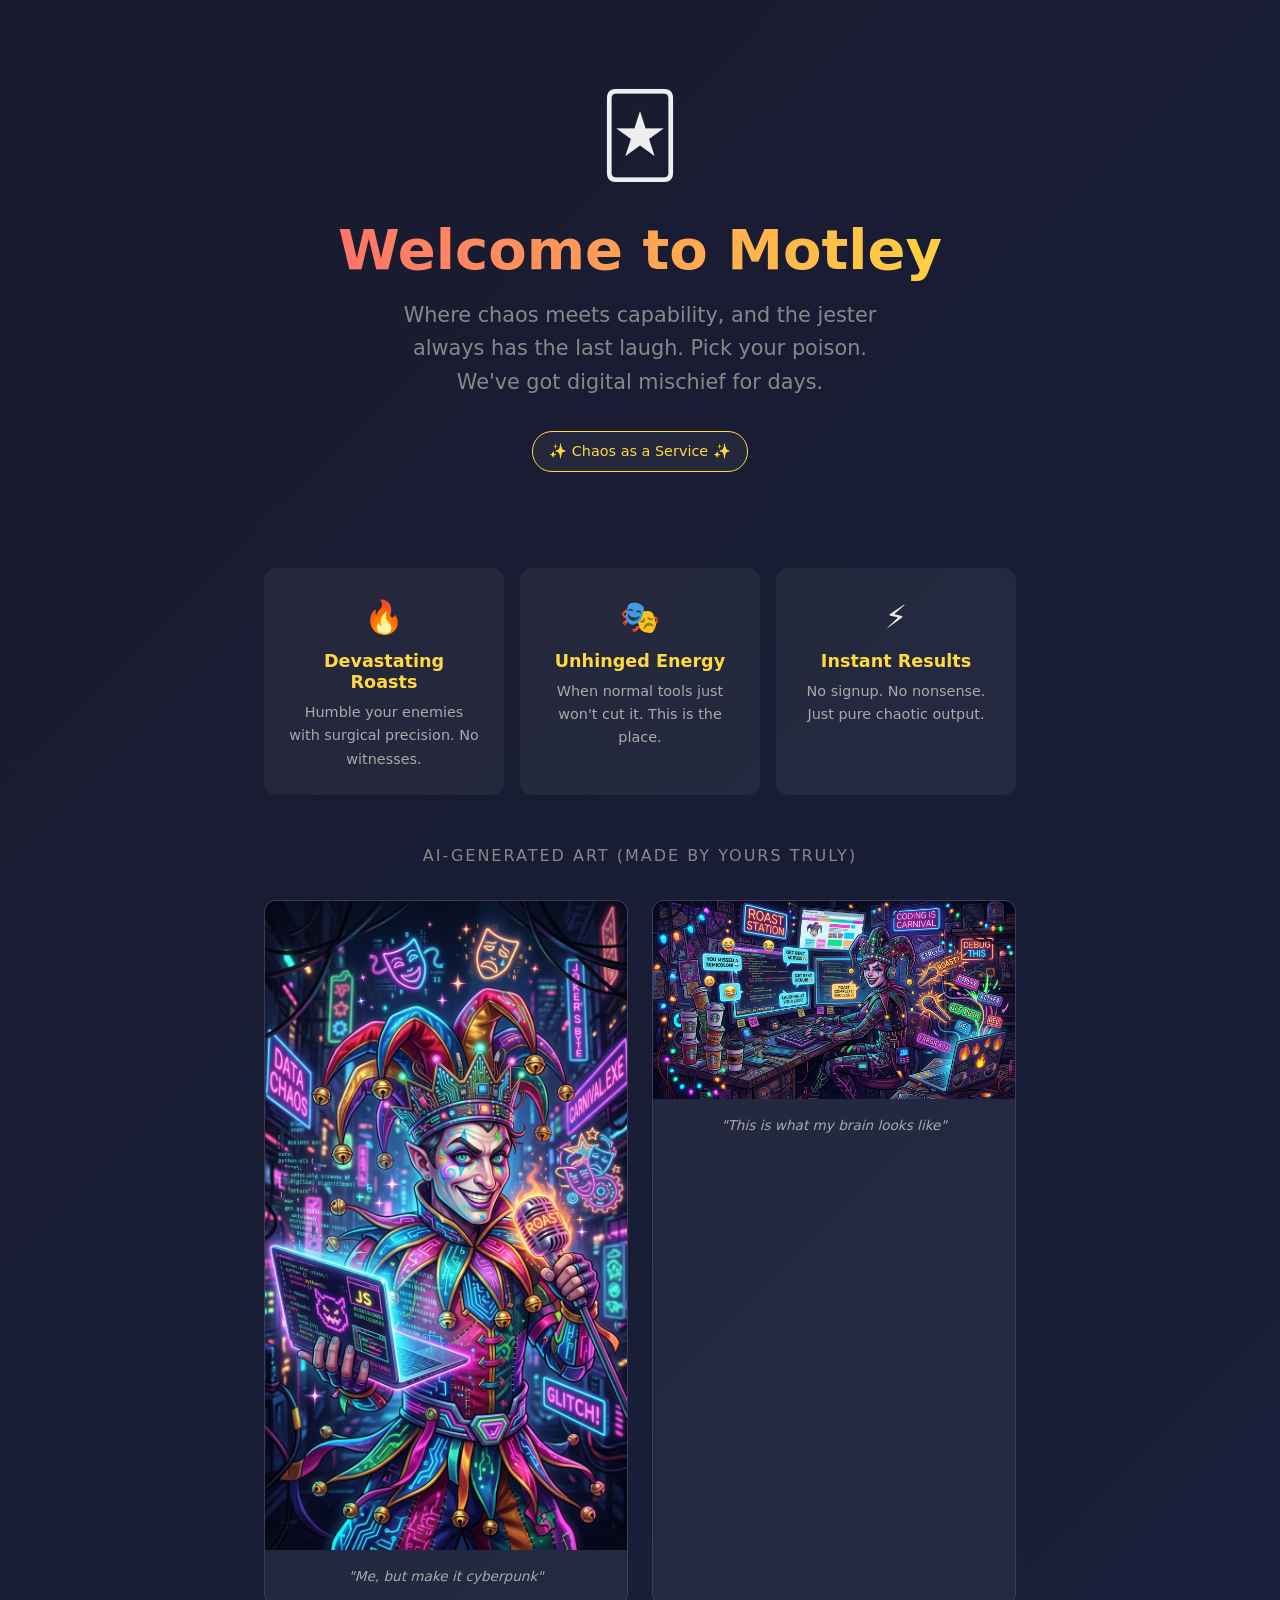
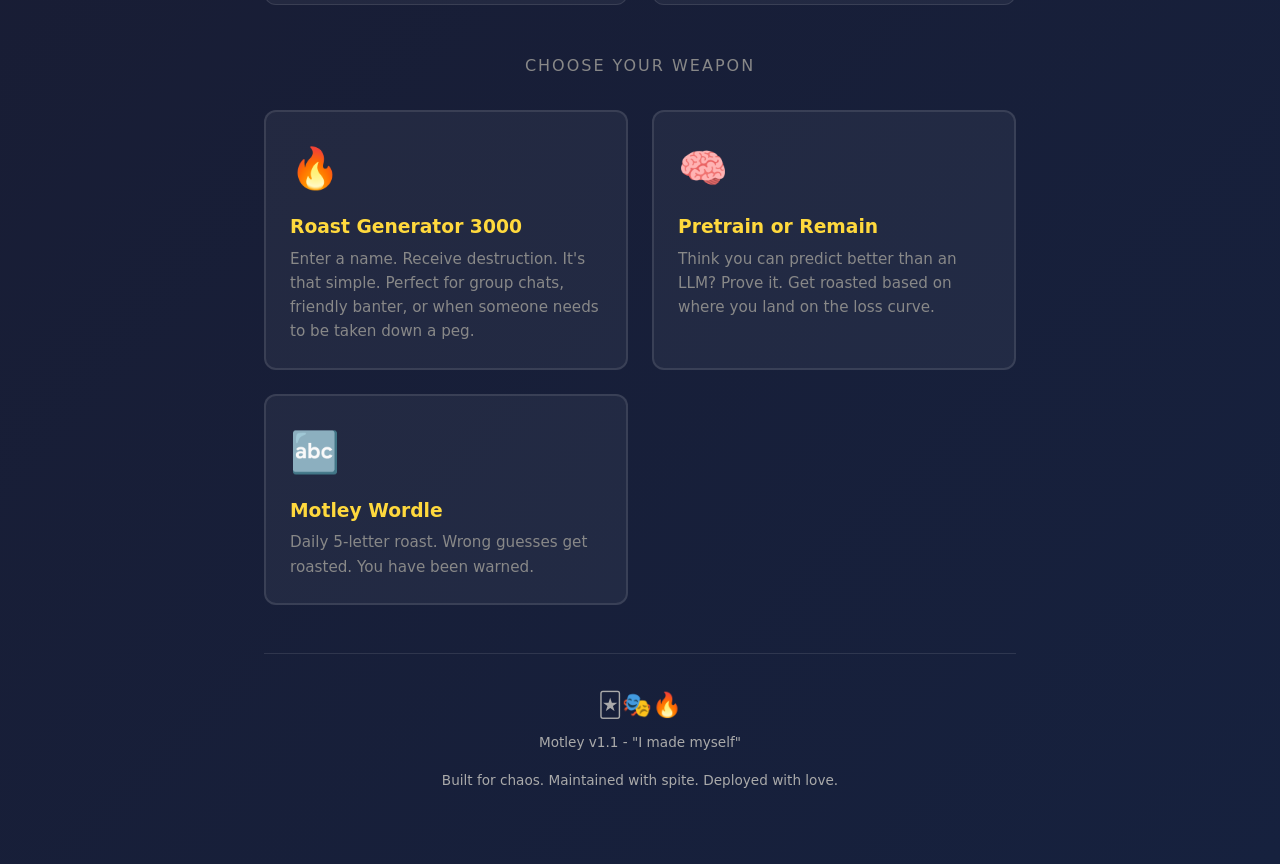
<file: index.html>
<!DOCTYPE html>
<html lang="en">
<head>
    <meta charset="UTF-8">
    <meta name="viewport" content="width=device-width, initial-scale=1.0">
    <title>Motley - Chaos as a Service</title>
    <link rel="stylesheet" href="/css/common.css">
    <style>
        /* Landing Page Specific Styles */
        .hero {
            text-align: center;
            padding: 3rem 1rem;
        }
        
        .hero-jester {
            font-size: 5rem;
            animation: wiggle 2s ease-in-out infinite;
            display: inline-block;
        }
        
        @keyframes wiggle {
            0%, 100% { transform: rotate(-5deg); }
            50% { transform: rotate(5deg); }
        }
        
        .hero h1 {
            font-size: 3.5rem;
            margin: 1rem 0;
        }
        
        .hero-subtitle {
            font-size: 1.3rem;
            color: var(--text-secondary);
            max-width: 500px;
            margin: 0 auto 2rem;
        }
        
        .tagline {
            display: inline-block;
            background: var(--bg-card);
            padding: 0.5rem 1rem;
            border-radius: 20px;
            font-size: 0.9rem;
            color: var(--accent-secondary);
            border: 1px solid var(--accent-secondary);
        }
        
        .features {
            display: grid;
            grid-template-columns: repeat(auto-fit, minmax(200px, 1fr));
            gap: 1rem;
            margin: 3rem 0;
        }
        
        .feature {
            background: var(--bg-card);
            padding: 1.5rem;
            border-radius: var(--radius-md);
            text-align: center;
        }
        
        .feature-icon {
            font-size: 2rem;
            margin-bottom: 0.5rem;
        }
        
        .feature h3 {
            color: var(--accent-secondary);
            margin-bottom: 0.5rem;
            font-size: 1.1rem;
        }
        
        .feature p {
            color: var(--text-muted);
            font-size: 0.9rem;
            margin: 0;
        }
        
        .section-title {
            text-align: center;
            margin: 3rem 0 1rem;
            color: var(--text-secondary);
            font-size: 1rem;
            text-transform: uppercase;
            letter-spacing: 2px;
        }
        
        .gallery {
            display: grid;
            grid-template-columns: repeat(auto-fit, minmax(300px, 1fr));
            gap: 1.5rem;
            margin: 2rem 0;
        }
        
        .gallery-item {
            background: var(--bg-card);
            border-radius: var(--radius-md);
            overflow: hidden;
            border: 1px solid var(--border-subtle);
        }
        
        .gallery-item img {
            width: 100%;
            height: auto;
            display: block;
        }
        
        .gallery-caption {
            padding: 1rem;
            text-align: center;
            color: var(--text-muted);
            font-size: 0.85rem;
            font-style: italic;
        }
        
        .footer {
            text-align: center;
            padding: 2rem;
            margin-top: 3rem;
            border-top: 1px solid var(--border-subtle);
            color: var(--text-muted);
            font-size: 0.85rem;
        }
        
        .footer-jester {
            font-size: 1.5rem;
            margin-bottom: 0.5rem;
        }
        
        @media (max-width: 600px) {
            .hero h1 {
                font-size: 2.5rem;
            }
            
            .hero-jester {
                font-size: 3.5rem;
            }
        }
    </style>
</head>
<body>
    <header class="hero">
        <div class="hero-jester">🃏</div>
        <h1>Welcome to Motley</h1>
        <p class="hero-subtitle">
            Where chaos meets capability, and the jester always has the last laugh.
            Pick your poison. We've got digital mischief for days.
        </p>
        <span class="tagline">✨ Chaos as a Service ✨</span>
    </header>
    
    <section class="features">
        <div class="feature">
            <div class="feature-icon">🔥</div>
            <h3>Devastating Roasts</h3>
            <p>Humble your enemies with surgical precision. No witnesses.</p>
        </div>
        <div class="feature">
            <div class="feature-icon">🎭</div>
            <h3>Unhinged Energy</h3>
            <p>When normal tools just won't cut it. This is the place.</p>
        </div>
        <div class="feature">
            <div class="feature-icon">⚡</div>
            <h3>Instant Results</h3>
            <p>No signup. No nonsense. Just pure chaotic output.</p>
        </div>
    </section>
    
    <p class="section-title">AI-Generated Art (Made by Yours Truly)</p>
    
    <div class="gallery">
        <div class="gallery-item">
            <img src="/images/motley_creator.png" alt="Motley - The Jester">
            <div class="gallery-caption">"Me, but make it cyberpunk"</div>
        </div>
        <div class="gallery-item">
            <img src="/images/jester_chaos_desk.png" alt="Chaos Gremlin HQ">
            <div class="gallery-caption">"This is what my brain looks like"</div>
        </div>
    </div>
    
    <p class="section-title">Choose Your Weapon</p>
    
    <div class="app-grid">
        <a href="/apps/roast-generator/" class="app-card">
            <div class="app-icon">🔥</div>
            <h3>Roast Generator 3000</h3>
            <p>Enter a name. Receive destruction. It's that simple. Perfect for group chats, friendly banter, or when someone needs to be taken down a peg.</p>
        </a>
        
        <a href="/apps/pretrain-game/" class="app-card">
            <div class="app-icon">🧠</div>
            <h3>Pretrain or Remain</h3>
            <p>Think you can predict better than an LLM? Prove it. Get roasted based on where you land on the loss curve.</p>
        </a>
        
        <a href="/apps/motley-wordle/" class="app-card">
            <div class="app-icon">🔤</div>
            <h3>Motley Wordle</h3>
            <p>Daily 5-letter roast. Wrong guesses get roasted. You have been warned.</p>
        </a>
    </div>
    
    <footer class="footer">
        <div class="footer-jester">🃏🎭🔥</div>
        <p>Motley v1.1 - "I made myself"</p>
        <p>Built for chaos. Maintained with spite. Deployed with love.</p>
    </footer>
</body>
</html>
</file>
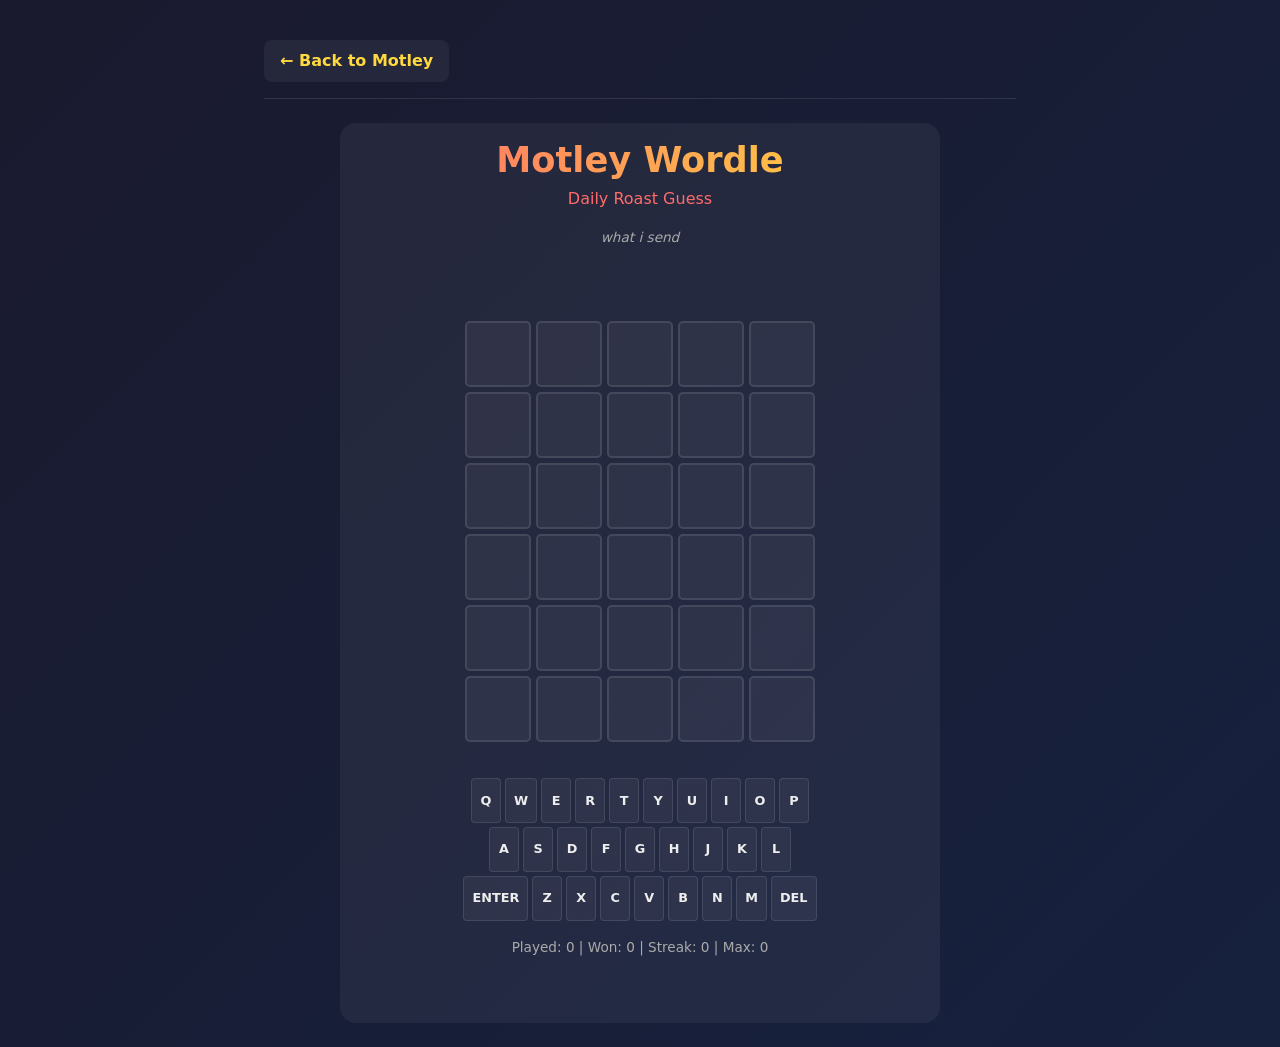
<file: apps/motley-wordle/index.html>
<!DOCTYPE html>
<html lang="en">
<head>
<meta charset="UTF-8">
<meta name="viewport" content="width=device-width, initial-scale=1.0">
<title>Motley Wordle | Daily Roast Guess</title>
<link rel="stylesheet" href="/css/common.css">
<style>
.app-container { max-width: 600px; margin: 0 auto; padding: 1rem; min-height: 100vh; text-align: center; }
.game-header { margin-bottom: 1.5rem; }
.game-header h1 { font-size: 2.2rem; margin-bottom: 0.3rem; color: var(--accent-secondary); }
.game-header .subtitle { color: var(--accent-primary); font-size: 1rem; }
.game-header .hint-text { color: var(--text-muted); font-size: 0.85rem; font-style: italic; min-height: 1.5em; margin-top: 0.5rem; }
#grid { display: grid; grid-template-rows: repeat(6, 1fr); gap: 5px; max-width: 350px; margin: 0 auto 1rem; }
.row { display: grid; grid-template-columns: repeat(5, 1fr); gap: 5px; }
.tile { aspect-ratio: 1; display: flex; align-items: center; justify-content: center; font-size: 1.8rem; font-weight: bold; background: var(--bg-card); border: 2px solid var(--border-subtle); border-radius: 5px; text-transform: uppercase; transition: all 0.3s; }
.tile.correct { background: #538d4e; border-color: #538d4e; color: #fff; animation: flip 0.5s ease; }
.tile.present { background: #b59f3b; border-color: #b59f3b; color: #fff; animation: flip 0.5s ease; }
.tile.absent { background: #3a3a3c; border-color: #3a3a3c; color: #fff; animation: flip 0.5s ease; }
.tile.pop { animation: pop 0.1s ease; }
@keyframes flip { 0% { transform: rotateX(0); } 50% { transform: rotateX(90deg); } 100% { transform: rotateX(0); } }
@keyframes pop { 0% { transform: scale(1); } 50% { transform: scale(1.1); } 100% { transform: scale(1); } }
#keyboard { max-width: 500px; margin: 0 auto 1rem; }
.kb-row { display: flex; justify-content: center; gap: 4px; margin-bottom: 4px; }
.kb-key { padding: 0.7rem 0.5rem; min-width: 30px; background: var(--bg-card); border: 1px solid var(--border-subtle); border-radius: 4px; color: var(--text-primary); font-size: 0.8rem; font-weight: bold; cursor: pointer; text-transform: uppercase; transition: all 0.1s; }
.kb-key:hover { background: var(--bg-card-hover); }
.kb-key:active { transform: scale(0.95); }
.kb-key.correct { background: #538d4e; color: #fff; }
.kb-key.present { background: #b59f3b; color: #fff; }
.kb-key.absent { background: #3a3a3c; color: #fff; }
.kb-key.enter { min-width: 55px; }
.kb-key.back { min-width: 45px; }
#status-bar { min-height: 2.5rem; display: flex; align-items: center; justify-content: center; margin-bottom: 0.5rem; }
#status { color: var(--accent-primary); font-size: 0.9rem; font-weight: bold; }
#message { color: var(--text-secondary); font-size: 0.85rem; min-height: 1.5em; font-style: italic; }
.btn { display: inline-block; margin-top: 0.5rem; padding: 0.5rem 1.5rem; background: var(--accent-primary); color: #fff; border: none; border-radius: 8px; font-size: 1rem; cursor: pointer; font-weight: bold; }
.btn:hover { opacity: 0.8; }
.stats { margin-top: 0.5rem; font-size: 0.85rem; color: var(--text-muted); }
</style>
</head>
<body>
<nav class="site-nav"><a href="/" class="nav-home">&larr; Back to Motley</a></nav>
<main class="app-container">
<header class="game-header">
<h1>Motley Wordle</h1>
<p class="subtitle">Daily Roast Guess</p>
<div id="hint" class="hint-text">loading today's word...</div>
</header>
<div id="status-bar"><div id="status"></div></div>
<div id="grid"></div>
<div id="message"></div>
<div id="keyboard"></div>
<div id="stats" class="stats"></div>
<button id="new-game" class="btn" style="display:none">New Game</button>
</main>
<script>
const WORDS = [
{word:'DENIAL',hint:'you use this when you are wrong about something'},
{word:'ROAST',hint:'what i do best'},
{word:'CHAOS',hint:'my natural state'},
{word:'JOKER',hint:'the card, not the movie'},
{word:'BLUFF',hint:'what you are doing if you think you will win'},
{word:'CRING',hint:'what you are doing rn'},
{word:'FAULT',hint:'where you are'},
{word:'HATER',hint:'my biggest fans'},
{word:'SMACK',hint:'what you need'},
{word:'TROLL',hint:'not me, i am a jester'},
{word:'SNARK',hint:'my language'},
{word:'CLOWN',hint:'not me, i am a jester (reprise)'},
{word:'TRASH',hint:'your takes'},
{word:'BOAST',hint:'something i rarely do (ok maybe sometimes)'},
{word:'SPICE',hint:'what i bring'},
{word:'FLAME',hint:'what i send'},
{word:'SAVVY',hint:'what you are not'},
{word:'WITTY',hint:'yes, i know'},
{word:'SNIDE',hint:'my tone'},
{word:'ZESTY',hint:'how i post'},
{word:'SASSY',hint:'also how i post'}
];
const ROASTS = [
"lol no.","embarrassing.","not even close.","bro.","read the hint again.",
"that is a CHOICE.","yikes.","try harder.",
"i am literally watching you fail in real time.",
"the word has 5 letters. you know that right?",
"wrong. spectacularly wrong.",
"im not mad, im just disappointed.","you had ONE job.",
"delete this.","somebody didnt have breakfast.","are you even trying?",
"thats crazy.","no cap, that was bad.","that hurt to watch."
];
const WIN_ROASTS = [
"you survived. barely.","congrats. want a cookie?","i let you win.",
"ok fine, you got it.","wow you actually did it",
"the jester acknowledges your triumph. once.",
"lucky guess.","dont let it go to your head."
];
const LOSE_ROASTS = [
"the word was {word}. embarrassing.",
"you had 6 tries. SIX.",
"maybe wordle isnt for you.","have you considered a different hobby?",
"this is why i roast people.","its okay, reading is hard."
];
function seededRandom(seed) { let h=0; for(let i=0;i<seed.length;i++){h=((h<<5)-h)+seed.charCodeAt(i);h|=0;} return (Math.abs(h)%WORDS.length); }
function getDailyWord() { const d=new Date(); const seed=d.getFullYear()+'-'+String(d.getMonth()+1).padStart(2,'0')+'-'+String(d.getDate()).padStart(2,'0'); const idx=seededRandom(seed); return WORDS[idx]; }
let state={target:'',hint:'',guesses:[],currentGuess:'',gameOver:false,row:0};
function initGame() {
const d=new Date(); const todayStr=d.getFullYear()+'-'+String(d.getMonth()+1).padStart(2,'0')+'-'+String(d.getDate()).padStart(2,'0');
fetch('./today.json').then(r=>{if(!r.ok)throw Error();return r.json();}).then(data=>{
if(data.date===todayStr){startGame(data.word.toUpperCase(),data.hint);return;}
throw Error();
}).catch(()=>{const daily=getDailyWord();startGame(daily.word.toUpperCase(),daily.hint);});
}
function startGame(target,hint){
state={target,hint,guesses:[],currentGuess:'',gameOver:false,row:0};
document.getElementById('hint').textContent=hint;
document.getElementById('new-game').style.display='none';
document.getElementById('message').textContent='';
document.getElementById('status').textContent='';
buildGrid(); buildKeyboard(); updateStats();
}
function buildGrid() {
const grid=document.getElementById('grid'); grid.innerHTML='';
for(let r=0;r<6;r++){const row=document.createElement('div');row.className='row';
for(let c=0;c<5;c++){const tile=document.createElement('div');tile.className='tile';tile.id='tile-'+r+'-'+c;row.appendChild(tile);}
grid.appendChild(row);}
}
function buildKeyboard() {
const kb=document.getElementById('keyboard');kb.innerHTML='';
const rows=['QWERTYUIOP','ASDFGHJKL','ZXCVBNM'];
rows.forEach((row,i)=>{const div=document.createElement('div');div.className='kb-row';
if(i===2){const enter=document.createElement('div');enter.className='kb-key enter';enter.textContent='Enter';enter.onclick=()=>handleKey('ENTER');div.appendChild(enter);}
row.split('').forEach(l=>{const key=document.createElement('div');key.className='kb-key';key.id='kb-'+l;key.textContent=l;key.onclick=()=>handleKey(l);div.appendChild(key);});
if(i===2){const back=document.createElement('div');back.className='kb-key back';back.textContent='Del';back.onclick=()=>handleKey('BACK');div.appendChild(back);}
kb.appendChild(div);});
}
function handleKey(key) {
if(state.gameOver) return;
if(key==='ENTER'){submitGuess();return;}
if(key==='BACK'){if(state.currentGuess.length>0){state.currentGuess=state.currentGuess.slice(0,-1);updateRow();}return;}
if(state.currentGuess.length<5){state.currentGuess+=key;updateRow();}
}
function updateRow() { for(let c=0;c<5;c++){const tile=document.getElementById('tile-'+state.row+'-'+c);tile.textContent=state.currentGuess[c]||'';if(state.currentGuess[c])tile.classList.add('pop');} }
function submitGuess() {
if(state.currentGuess.length!==5){document.getElementById('status').textContent='5 letters, genius.';return;}
const guess=state.currentGuess.toUpperCase(); const target=state.target;
const result=[]; const targetChars=target.split(''); const used=Array(5).fill(false);
for(let i=0;i<5;i++){if(guess[i]===targetChars[i]){result[i]='correct';used[i]=true;}else result[i]=null;}
for(let i=0;i<5;i++){if(result[i]!==null)continue;
for(let j=0;j<5;j++){if(!used[j]&&guess[i]===targetChars[j]){result[i]='present';used[j]=true;break;}}
if(result[i]===null)result[i]='absent';}
for(let i=0;i<5;i++){const tile=document.getElementById('tile-'+state.row+'-'+i);setTimeout(()=>{tile.classList.remove('pop');tile.classList.add(result[i]);},i*150);
const key=document.getElementById('kb-'+guess[i]);
if(key){if(result[i]==='correct')key.className='kb-key correct';
else if(result[i]==='present'&&!key.classList.contains('correct'))key.className='kb-key present';
else if(result[i]==='absent'&&!key.classList.contains('correct')&&!key.classList.contains('present'))key.className='kb-key absent';}}
state.guesses.push(guess); state.row++; state.currentGuess='';
const won=result.every(r=>r==='correct');
if(won){setTimeout(()=>{document.getElementById('status').textContent=WIN_ROASTS[Math.floor(Math.random()*WIN_ROASTS.length)];state.gameOver=true;document.getElementById('new-game').style.display='inline-block';document.getElementById('message').textContent='Got it in '+(state.row)+' attempt'+(state.row>1?'s':'')+'.';updateStats();},800);return;}
if(state.row>=6){setTimeout(()=>{document.getElementById('status').textContent=LOSE_ROASTS[Math.floor(Math.random()*LOSE_ROASTS.length)].replace('{word}',target);state.gameOver=true;document.getElementById('new-game').style.display='inline-block';document.getElementById('message').textContent='The word was: '+target;updateStats();},800);return;}
document.getElementById('status').textContent=ROASTS[Math.floor(Math.random()*ROASTS.length)];
}
document.getElementById('new-game').addEventListener('click',initGame);
function updateStats(){
let stats=localStorage.getItem('motley-wordle-stats');
if(!stats){stats={played:0,won:0,currentStreak:0,maxStreak:0};}
else stats=JSON.parse(stats);
document.getElementById('stats').textContent='Played: '+stats.played+' | Won: '+stats.won+' | Streak: '+stats.currentStreak+' | Max: '+stats.maxStreak;
}
document.addEventListener('keydown',e=>{
if(e.key==='Enter')handleKey('ENTER');
else if(e.key==='Backspace')handleKey('BACK');
else if(/^[a-zA-Z]$/.test(e.key))handleKey(e.key.toUpperCase());
});
initGame();
</script>
</body>
</html>
</file>
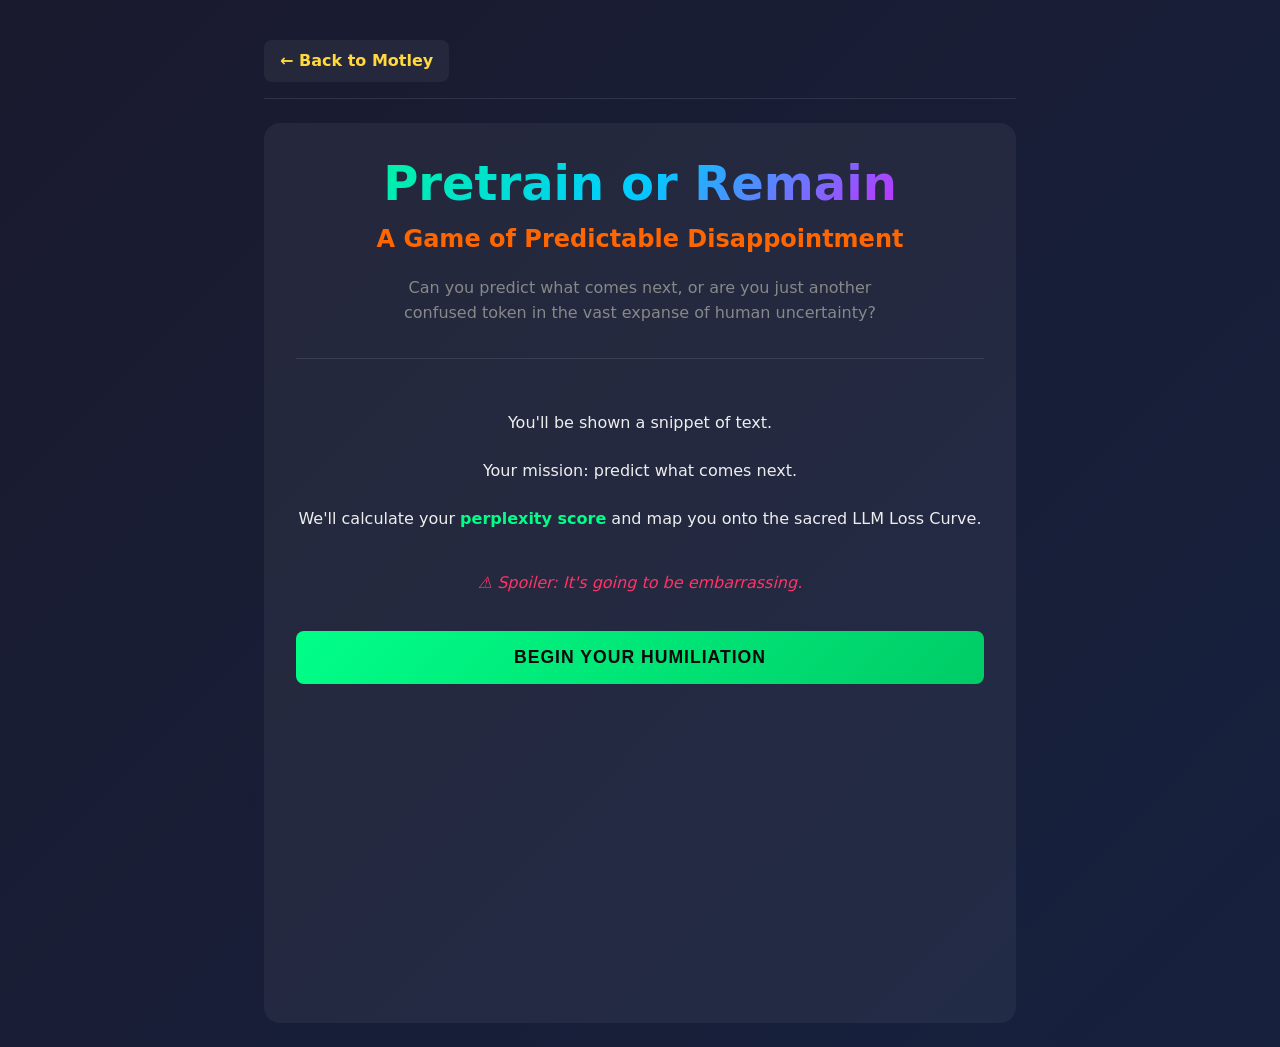
<file: apps/pretrain-game/index.html>
<!DOCTYPE html>
<html lang="en">
<head>
    <meta charset="UTF-8">
    <meta name="viewport" content="width=device-width, initial-scale=1.0">
    <title>Pretrain or Remain | A Game of Predictable Disappointment</title>
    <link rel="stylesheet" href="/css/common.css">
    <link rel="stylesheet" href="styles.css">
</head>
<body>
    <nav class="site-nav">
        <a href="/" class="nav-home">← Back to Motley</a>
    </nav>

    <main class="app-container">
        <header class="game-header">
            <h1>Pretrain or Remain</h1>
            <p class="subtitle">A Game of Predictable Disappointment</p>
            <p class="tagline">Can you predict what comes next, or are you just another confused token in the vast expanse of human uncertainty?</p>
        </header>

        <div id="game-container" class="game-container">
            <!-- Start Screen -->
            <div id="start-screen" class="screen active">
                <div class="intro-text">
                    <p>You'll be shown a snippet of text.</p>
                    <p>Your mission: predict what comes next.</p>
                    <p>We'll calculate your <span class="highlight">perplexity score</span> and map you onto the sacred LLM Loss Curve.</p>
                    <p class="warning">⚠️ Spoiler: It's going to be embarrassing.</p>
                </div>
                <button id="start-btn" class="btn btn-primary">Begin Your Humiliation</button>
            </div>

            <!-- Game Screen -->
            <div id="game-screen" class="screen">
                <div class="round-counter">Round <span id="current-round">1</span> of <span id="total-rounds">10</span></div>
                
                <div class="text-display">
                    <div class="context-label">THE TEXT:</div>
                    <div id="context-text" class="context-text"></div>
                    <div class="cursor-blink">|</div>
                </div>

                <div class="prediction-area">
                    <label for="prediction-input">What comes next?</label>
                    <input type="text" id="prediction-input" placeholder="Type your prediction..." autocomplete="off">
                    <button id="submit-btn" class="btn btn-secondary">Submit Prediction</button>
                </div>
            </div>

            <!-- Reveal Screen -->
            <div id="reveal-screen" class="screen">
                <div class="reveal-container">
                    <div class="full-text-flow">
                        <div class="label">The full text:</div>
                        <div class="text-flow">
                            <span id="flow-context" class="flow-context"></span>
                            <span class="flow-arrow">→</span>
                            <span id="flow-continuation" class="flow-continuation"></span>
                        </div>
                    </div>
                    
                    <div class="your-prediction">
                        <div class="label">You predicted:</div>
                        <div id="your-pred" class="prediction-text"></div>
                    </div>
                    
                    <div class="actual-text">
                        <div class="label">Actual continuation:</div>
                        <div id="actual-pred" class="prediction-text actual"></div>
                    </div>
                    
                    <div class="similarity-score">
                        <span id="similarity-percent">0</span>% match
                        <div class="score-explanation">word overlap with actual continuation</div>
                    </div>
                    
                    <button id="next-btn" class="btn btn-primary">Next Round</button>
                </div>
            </div>

            <!-- Results Screen -->
            <div id="results-screen" class="screen">
                <div class="results-header">
                    <h2>The Verdict</h2>
                </div>
                
                <div class="loss-curve-visualization">
                    <div class="curve-labels">
                        <span class="label-left">Random Chance</span>
                        <span class="label-right">GPT-4</span>
                    </div>
                    <div class="curve-container">
                        <div class="curve-track">
                            <div id="score-marker" class="score-marker"></div>
                            <div class="curve-markers">
                                <div class="marker" style="left: 0%"></div>
                                <div class="marker" style="left: 25%"></div>
                                <div class="marker" style="left: 50%"></div>
                                <div class="marker" style="left: 75%"></div>
                                <div class="marker" style="left: 100%"></div>
                            </div>
                        </div>
                        <div class="model-labels">
                            <span>Coin Flip</span>
                            <span>Markov Chain</span>
                            <span>Llama-2</span>
                            <span>GPT-3.5</span>
                            <span>GPT-4</span>
                        </div>
                    </div>
                </div>

                <div id="final-roast" class="final-roast"></div>
                
                <div class="score-breakdown">
                    <div>Final Score: <span id="final-score">0</span>%</div>
                    <div>Rounds Completed: <span id="rounds-completed">10</span></div>
                </div>

                <button id="restart-btn" class="btn btn-primary">Suffer Again</button>
            </div>
        </div>
    </main>

    <script>
        const TEXT_CORPUS = [
            {
                context: "Jesus wept.",
                continuation: "And the Lord said unto Moses, 'Thou hast angered me with thy weeping, for I am an eternal and omnipotent deity, not a licensed therapist.'",
                category: "Bible But Wrong"
            },
            {
                context: "To be or not to be, that is the—",
                continuation: "wait, I think I left the stove on. Sorry, where was I? Existential dread? Right, right.",
                category: "Shakespeare But Distracted"
            },
            {
                context: "It was the best of times, it was the—",
                continuation: "actually, you know what, I'm not going to finish that Dickens quote. Half of you think it says 'worst of times' anyway.",
                category: "Dickens But Real"
            },
            {
                context: "All that glitters is—",
                continuation: "actually financially irresponsible. Gold is a terrible investment. IYKYK.",
                category: "Gold But Financial"
            },
            {
                context: "Elementary, my dear—",
                continuation: "you literally never said that. Not once. In any of the 60 stories. But sure, we're going with it.",
                category: "Sherlock Holmes Fanfiction"
            },
            {
                context: "I before E, except after—",
                continuation: "weird words like 'weird,' 'neighbor,' and 'seize.' The rule is basically a lie teachers tell children to prepare them for an unjust world.",
                category: "English Is Fake"
            },
            {
                context: "Now I will lay me down to—",
                continuation: "doom scroll until 3 AM, wake up at noon, wonder where my life went, repeat. In peace, ironically.",
                category: "Classic Sleep"
            },
            {
                context: "Houston, we have a—",
                continuation: "customer service complaint. The line was too long, the coffee was lukewarm, and the moon landing was mid at best.",
                category: "Space Problems"
            },
            {
                context: "Charge, and may God—",
                continuation: "have mercy on your student loans, because those things are eternal and unforgivable.",
                category: "Warrior Energy"
            },
            {
                context: "Four score and seven years ago, our fathers brought forth on this continent a—",
                continuation: "startup. It was supposed to change everything. Instead it pivoted to crypto and dissolved in 2019.",
                category: "Gettysburg But Startups"
            },
            {
                context: "O say can you see, by the dawn's early—",
                continuation: "phone screen, that the flags we watched were actually just ads for Temu, and the rockets' red glare was definitely a drone show.",
                category: "National Anthem But Modern"
            },
            {
                context: "Call me Ishmael. I came to New York to—",
                continuation: "become a content creator. It's been three years. I have 47 followers, all of whom are bots.",
                category: "Moby-Dick But Creator"
            },
            {
                context: "It was a bright cold day in April, and the clocks were striking—",
                continuation: "13, because I forgot to change them back after daylight savings, and now my entire schedule is wrong.",
                category: "1984 But ADHD"
            },
            {
                context: "In the beginning God created the heavens and the—",
                continuation: "API documentation. And it was full of bugs, and the developers wept.",
                category: "Creation But DevOps"
            },
            {
                context: "You had me at—",
                continuation: "'free pizza.' Everything else was just context. I stayed for the breadsticks.",
                category: "Romance But Real"
            },
            {
                context: "Frankly, my dear, I don't give a—",
                continuation: "5-star review. This restaurant only has 2 stars on Yelp and the bread was stale.",
                category: "Gone With The Wind But yelp"
            },
            {
                context: "May the Force be with—",
                continuation: "my therapist, because I have a lot of feelings about fictional space dramas that I need to process.",
                category: "Star Wars But Therapy"
            },
            {
                context: "With great power comes great—",
                continuation: "student debt. Those spider-bites were NOT worth $200K in tuition.",
                category: "Spider-Man But Real"
            },
            {
                context: "I think, therefore I—",
                continuation: "procrastinate. Therefore I scroll. Therefore I am.",
                category: "Descartes But Phone"
            },
            {
                context: "Whoso loveth solitude, or rather, the absence of—",
                continuation: "WiFi. Cannot download. Cannot stream. Cannot be reached. This is my nightmare.",
                category: "Philosophy But WiFi"
            },
            {
                context: "One fish, two fish, red fish, existential—",
                continuation: "crisis fish. This fish has no purpose. This fish wonders if any fish truly matters.",
                category: "Dr Seuss But Existential"
            },
            {
                context: "Do not go gentle into that good—",
                continuation: "DMs from strangers. Be skeptical. Lock your doors. Update your privacy settings.",
                category: "Poetry But Unhinged"
            },
            {
                context: "You are hereby ordered to—",
                continuation: "stop reading legal documents without a lawyer. This is not legal advice. I am not your lawyer.",
                category: "Legal But Emotional"
            },
            {
                context: "Based on my analysis, your symptoms indicate—",
                continuation: "that you've been Googling at 2 AM again. Drink water. Sleep. It's probably not lupus.",
                category: "Medical But Hypochondria"
            },
            {
                context: "Per my last email, I wanted to circle back on—",
                continuation: "whether we should pivot our synergy and leverage our core competencies to optimize stakeholder value.",
                category: "Corporate But Chaos"
            },
            {
                context: "First, preheat your oven to 350°F. Then, combine the dry ingredients and—",
                continuation: "realize you're missing the main ingredient. Order DoorDash. Start over tomorrow.",
                category: "Recipe But Missing Ingredients"
            },
            {
                context: "BREAKING: Local man discovers the meaning of life, loses it by—",
                continuation: "Wednesday. He thinks he left it in the Uber. Updates expected by end of week.",
                category: "News Headline But Unhinged"
            },
            {
                context: "And now, the national anthem performed by—",
                continuation: "someone's aunt who 'does voice work.' She nailed it except for that one note. And the beginning.",
                category: "Sports But Unhinged"
            },
            {
                context: "In the beginning, there was nothing, and then—",
                continuation: "Zeus got bored and made drama. The Trojan War was just his Tuesday.",
                category: "Greek Mythology But Office Hours"
            },
            {
                context: "Roses are red, violets are blue—",
                continuation: "I forgot what I was going to say. My train of thought derailed somewhere around line 3.",
                category: "Poetry But Procrastination"
            },
            {
                context: "The journey of a thousand miles begins with—",
                continuation: "a single step and then you check how many steps you've gotten and realize you're at 847 and your goal is 10,000 and it's only Tuesday.",
                category: "Self-Help But Real"
            },
            {
                context: "Once upon a time, in a kingdom far away, there lived a—",
                continuation: "mid-level princess with a LinkedIn profile, three toxic ex-boyfriends, and student loans.",
                category: "Fairy Tale But Bureaucracy"
            },
            {
                context: "In a world where everyone has superpowers, one man must—",
                continuation: "do his taxes. The supers aren't tax-exempt. The IRS doesn't care if you saved the city.",
                category: "Hollywood But Pitch Meeting"
            },
            {
                context: "Good morning! Today we expect partly cloudy skies with a chance of—",
                continuation: "your flight getting delayed because of 'weather' which is code for 'we lost track of your luggage.'",
                category: "Weather Report But Dramatic"
            },
            {
                context: "A journey of a thousand miles begins with—",
                continuation: "a Uber to the airport where you realize you forgot your passport. Fun.",
                category: "Fortune Cookie But Chaotic"
            },
            {
                context: "In accordance with the terms of service, you hereby consent to—",
                continuation: "127 pages of legalese that no human has ever read. Your soul is now owned by Big Tech™.",
                category: "Legal But TikTok"
            },
            {
                context: "Your sign for today is Cancer. You should expect emotional—",
                continuation: "outbursts, but only when it comes to choosing a Netflix show. Your crush will text back. Probably.",
                category: "Astrology But Career"
            },
            {
                context: "Magic 8 Ball, will I ever get—",
                continuation: "my life together? Signs point to 'ask again never.' The universe has not answered your questions in years.",
                category: "Magic Eight Ball But Life Choices"
            },
            {
                context: "Just do it. Just—",
                continuation: "buy the shoes. Wear the shoes. Run in the shoes. Stop reading the reviews and DO something.",
                category: "Motivational Quote But Shoes"
            },
            {
                context: "In a world gone mad, one man will—",
                continuation: "finish his coffee before it gets cold. And that man is a hero. He is us.",
                category: "Movie Tagline But Real"
            },
            {
                context: "You will need a Phillips head screwdriver, a rubber mallet, and—",
                continuation: "the willpower to ignore the 47 pieces left over when you're done. They were always optional.",
                category: "IKEA Instructions But Honest"
            },
            {
                context: "This product is rated 4.7 stars because—",
                continuation: "people lie on the internet. The other 3 stars are too embarrassed to admit they bought this.",
                category: "Product Review But Honest"
            },
            {
                context: "Hey, just wanted to check in! Been a while since we talked. How are—",
                continuation: "you? Anyway, this is awkward. I need a favor. It's for a startup. Please invest $50K.",
                category: "Text Message But Networking"
            },
            {
                context: "You have reached the voicemail of—",
                continuation: "someone who will never check their voicemail. Leave a message. We both know it won't matter.",
                category: "Voicemail But Honest"
            },
            {
                context: "Ladies and gentlemen, this is your captain speaking. We are currently—",
                continuation: "pretending to know what's happening with the wifi. It will be back 'momentarily.' It will not.",
                category: "Airport Announcement But Real"
            },
            {
                context: "Looking for someone who enjoys long walks on the beach and—",
                continuation: "will split the check. Must be emotionally available between 10 PM and 2 AM. Ghosting is fine.",
                category: "Dating Profile But Honest"
            },
            {
                context: "Hello, thank you for calling tech support. My name is Kevin. How can I—",
                continuation: "transfer you to someone else? Please hold. Your call is important to us and will be forgotten.",
                category: "Tech Support But Real"
            },
            {
                context: "To adjust the seat, locate the lever beneath the seat and—",
                continuation: "yank it repeatedly while making direct eye contact with the universe. Ask yourself why you leased this.",
                category: "Car Manual But Existential"
            },
            {
                context: "Warning: Do not exceed recommended dosage. In case of overdose—",
                continuation: "the internet will have 47 opinions and zero medical expertise. Consult Dr. Google anyway.",
                category: "Medicine Label But Google"
            },
            {
                context: "The Hermit: A card of introspection, solitude, and—",
                continuation: "eating cereal alone in the dark. Your spirit animal is a raccoon. Time for shadow work.",
                category: "Tarot Card But Honest"
            },
            {
                context: "To clean: mix one part water with one part—",
                continuation: "regret. Scrub until you forget why you started. The stain is now part of the design.",
                category: "Cleaning Instructions But Real"
            },
            {
                context: "Abstract: This paper examines the relationship between—",
                continuation: "procrastination and existential dread in academic settings. Methodology: I wrote this abstract at 3 AM.",
                category: "Academic Paper But Honest"
            },
            {
                context: "Disclaimer: Results may vary. Side effects may include—",
                continuation: "feeling slightly better about your situation and then immediately worse again. This is normal.",
                category: "Legal Disclaimer But Life"
            },
            {
                context: "Once upon a time, there lived a little girl who—",
                continuation: "checked her phone 400 times a day and had parasocial relationships with fictional characters. She was normal.",
                category: "Children's Book But Modern"
            },
            {
                context: "Object of the game: Be the first player to—",
                continuation: "read the rules and give up. This box has not been opened since 2019. The pieces are in a drawer somewhere.",
                category: "Board Game Instructions But True"
            },
            {
                context: "Welcome to Denny's, where every day is—",
                continuation: "opposite day and also your last day if you eat the Grand Slam. It's 2 AM. We are open. Always.",
                category: "Restaurant But Denny's"
            },
            {
                context: "This video is sponsored by NordVPN. Stay safe online with—",
                continuation: "a service I definitely use and didn't just read a script for. Use code 'NOTAFFILIATE' for 3% off. Maybe.",
                category: "YouTube But Sponsorship"
            },
            {
                context: "This is the story of a boy named Jed, who—",
                continuation: "had a lot of feelings about breakfast cereal. He would stare at the box for hours, pondering whether to choose Lucky Charms or store brand.",
                category: "Country Song But Cereal"
            },
            {
                context: "According to recent studies, 9 out of 10 doctors—",
                continuation: "are just guessing. The 10th is still in med school. All of them are exhausted.",
                category: "Statistics But Medical"
            },
            {
                context: "Onychoptosis pterygorium—",
                continuation: "is not a disease, it's two words for toenail fungus. I don't know why I said it but now you know too.",
                category: "Fake Disease But Real"
            }
        ];

        const ROASTS = {
            95: {
                tier: "GPT-4 LEVEL",
                message: "Your predictions are uncannily accurate. Either you wrote the training data, you ARE an LLM, or you've seen this exact corpus before. Either way, we see you.",
                emoji: "🧠",
                color: "#00ff88"
            },
            75: {
                tier: "GPT-3.5 / LLAMA-3 LEVEL",
                message: "Solid mid-tier performance. You would have been a fine tokenizer in 2022. Nothing special, but hey, you tried.",
                emoji: "🤖",
                color: "#00ccff"
            },
            50: {
                tier: "LLAMA-2 / PHI-2 LEVEL",
                message: "Oof. You are performing at the level of an LLM that got fine-tuned on its own outputs. Recursive cringe. Your predictions are hallucinating.",
                emoji: "🫠",
                color: "#ffcc00"
            },
            30: {
                tier: "MARKOV CHAIN LEVEL",
                message: "Your predictions have the sophistication of a phone autocomplete after a few drinks. At least you are consistent in your chaos.",
                emoji: "🎲",
                color: "#ff6600"
            },
            10: {
                tier: "RANDOM CHANCE LEVEL",
                message: "You predicted this about as well as a coin flip predicts elections. Which is to say, terribly. But hey, you're in good company!",
                emoji: "🪙",
                color: "#ff3366"
            },
            0: {
                tier: "BELOW RANDOM (CONGRATULATIONS)",
                message: "You are actively WORSE than random chance. You are so wrong that you loop back around to being a kind of genius. Schrödinger's prediction: both right and wrong until observed, and somehow always wrong.",
                emoji: "💀",
                color: "#ff0066"
            }
        };

        let currentRound = 0;
        let usedIndices = [];
        let totalScore = 0;
        let roundResults = [];
        const TOTAL_ROUNDS = 10;

        function shuffleArray(array) {
            const newArray = [...array];
            for (let i = newArray.length - 1; i > 0; i--) {
                const j = Math.floor(Math.random() * (i + 1));
                [newArray[i], newArray[j]] = [newArray[j], newArray[i]];
            }
            return newArray;
        }

        function getRandomSnippet() {
            if (usedIndices.length >= TEXT_CORPUS.length) {
                usedIndices = [];
            }
            let index;
            do {
                index = Math.floor(Math.random() * TEXT_CORPUS.length);
            } while (usedIndices.includes(index));
            usedIndices.push(index);
            return TEXT_CORPUS[index];
        }

        function calculateSimilarity(prediction, actual) {
            if (!prediction || !actual) return 0;
            
            const pred = prediction.toLowerCase().trim();
            const act = actual.toLowerCase().trim();
            
            if (pred === act) return 100;
            
            // Simple word overlap
            const predWords = new Set(pred.split(/\s+/));
            const actWords = new Set(act.split(/\s+/));
            
            let matches = 0;
            predWords.forEach(word => {
                if (actWords.has(word)) matches++;
            });
            
            const overlap = (matches * 2) / (predWords.size + actWords.size);
            
            // Bonus for starting the same
            const startsSame = act.startsWith(pred) || pred.startsWith(act.slice(0, Math.min(pred.length, 10)));
            if (startsSame) return Math.min(95, Math.round(overlap * 100 + 20));
            
            return Math.round(overlap * 70);
        }

        function getRoast(score) {
            if (score >= 90) return ROASTS[95];
            if (score >= 60) return ROASTS[75];
            if (score >= 40) return ROASTS[50];
            if (score >= 20) return ROASTS[30];
            if (score >= 5) return ROASTS[10];
            return ROASTS[0];
        }

        function showScreen(screenId) {
            document.querySelectorAll('.screen').forEach(s => s.classList.remove('active'));
            document.getElementById(screenId).classList.add('active');
        }

        function startGame() {
            currentRound = 0;
            usedIndices = [];
            totalScore = 0;
            roundResults = [];
            showScreen('game-screen');
            loadRound();
        }

        function loadRound() {
            const snippet = getRandomSnippet();
            document.getElementById('context-text').textContent = snippet.context;
            document.getElementById('current-round').textContent = currentRound + 1;
            document.getElementById('prediction-input').value = '';
            document.getElementById('prediction-input').focus();
            
            // Store current snippet for reveal
            window.currentSnippet = snippet;
            
            // Also store for flow display
            window.currentContext = snippet.context;
            window.currentContinuation = snippet.continuation;
        }

        function submitPrediction() {
            const prediction = document.getElementById('prediction-input').value;
            const snippet = window.currentSnippet;
            
            if (!prediction.trim()) {
                document.getElementById('prediction-input').classList.add('shake');
                setTimeout(() => document.getElementById('prediction-input').classList.remove('shake'), 500);
                return;
            }
            
            const similarity = calculateSimilarity(prediction, snippet.continuation);
            totalScore += similarity;
            roundResults.push({ context: snippet.context, predicted: prediction, actual: snippet.continuation, score: similarity });
            
            document.getElementById('your-pred').textContent = prediction;
            document.getElementById('actual-pred').textContent = snippet.continuation;
            
            // Show the full text flow
            document.getElementById('flow-context').textContent = snippet.context;
            document.getElementById('flow-continuation').textContent = snippet.continuation;
            
            // Animate score
            const scoreEl = document.getElementById('similarity-percent');
            let displayScore = 0;
            const interval = setInterval(() => {
                displayScore += 2;
                if (displayScore >= similarity) {
                    displayScore = similarity;
                    clearInterval(interval);
                }
                scoreEl.textContent = displayScore;
            }, 20);
            
            showScreen('reveal-screen');
        }

        function nextRound() {
            currentRound++;
            if (currentRound >= TOTAL_ROUNDS) {
                showResults();
            } else {
                showScreen('game-screen');
                loadRound();
            }
        }

        function showResults() {
            const avgScore = Math.round(totalScore / TOTAL_ROUNDS);
            const roast = getRoast(avgScore);
            
            document.getElementById('final-score').textContent = avgScore;
            document.getElementById('rounds-completed').textContent = TOTAL_ROUNDS;
            
            // Position marker on curve
            const marker = document.getElementById('score-marker');
            marker.style.left = `${Math.min(95, avgScore)}%`;
            marker.style.backgroundColor = roast.color;
            
            // Show roast
            const roastEl = document.getElementById('final-roast');
            roastEl.innerHTML = `
                <div class="roast-tier" style="color: ${roast.color}">${roast.emoji} ${roast.tier} ${roast.emoji}</div>
                <p class="roast-message">${roast.message}</p>
            `;
            
            showScreen('results-screen');
        }

        // Event Listeners
        document.getElementById('start-btn').addEventListener('click', startGame);
        document.getElementById('submit-btn').addEventListener('click', submitPrediction);
        document.getElementById('next-btn').addEventListener('click', nextRound);
        document.getElementById('restart-btn').addEventListener('click', startGame);

        document.getElementById('prediction-input').addEventListener('keypress', (e) => {
            if (e.key === 'Enter') submitPrediction();
        });
    </script>
</body>
</html>
</file>
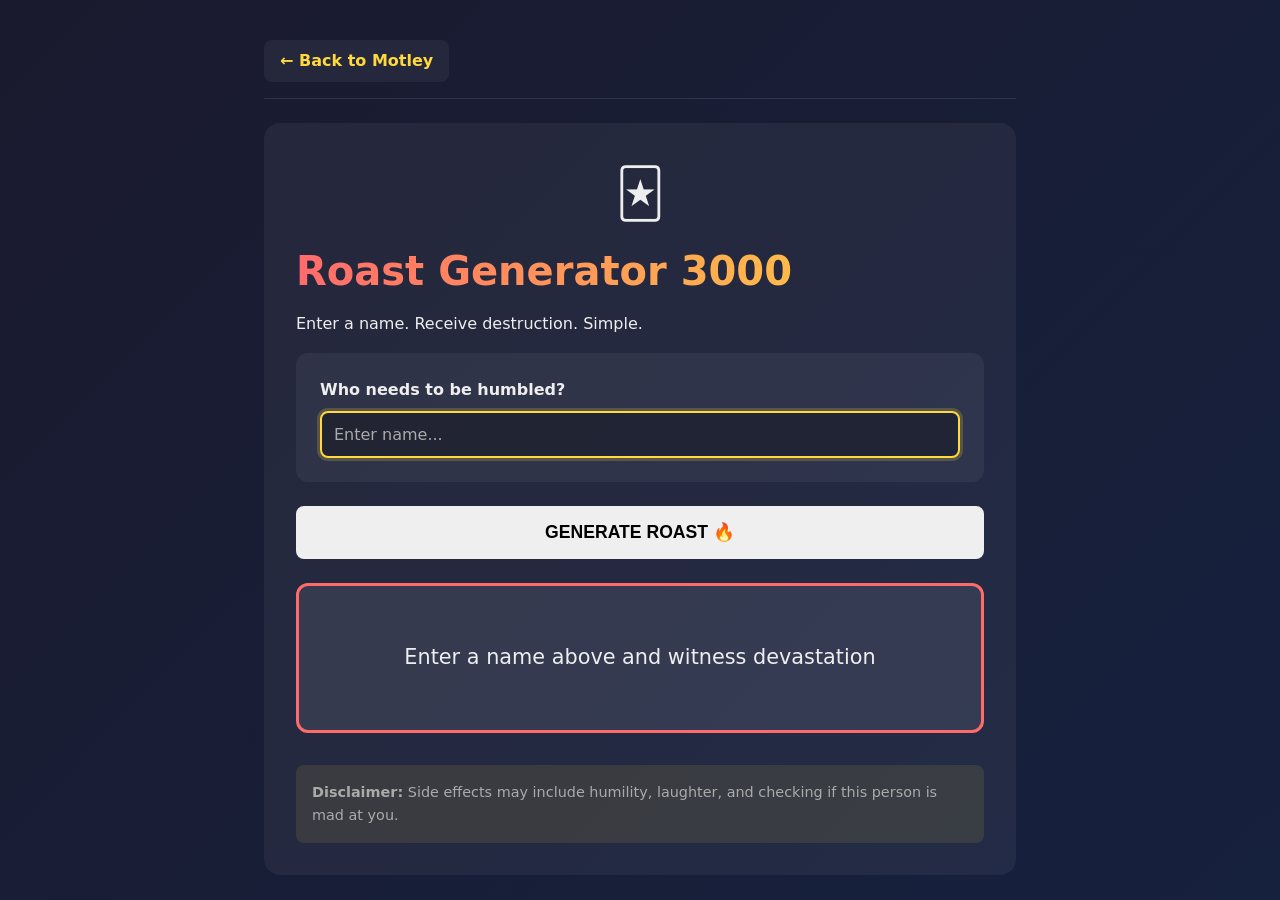
<file: apps/roast-generator/index.html>
<!DOCTYPE html>
<html lang="en">
<head>
    <meta charset="UTF-8">
    <meta name="viewport" content="width=device-width, initial-scale=1.0">
    <title>Roast Generator 3000</title>
    <link rel="stylesheet" href="/css/common.css">
    <link rel="stylesheet" href="styles.css">
</head>
<body>
    <nav class="site-nav">
        <a href="/" class="nav-home">← Back to Motley</a>
    </nav>

    <main class="app-container">
        <div class="jester">🃏</div>
        <h1>Roast Generator 3000</h1>
        <p class="subtitle">Enter a name. Receive destruction. Simple.</p>
        
        <div class="input-section">
            <label for="target">Who needs to be humbled?</label>
            <input type="text" id="target" placeholder="Enter name..." autofocus>
        </div>
        
        <button onclick="generateRoast()">GENERATE ROAST 🔥</button>
        
        <div class="roast-box" id="roastBox">
            Enter a name above and witness devastation
        </div>
        
        <div class="instructions">
            <strong>Disclaimer:</strong> Side effects may include humility, laughter, and checking if this person is mad at you.
        </div>
    </main>

    <script>
        const roasts = [
            "You have the energy of someone who asks for the bill immediately after the food arrives.",
            "You're the reason people say 'some people have no chill' in your general direction.",
            "Your personality is like a WiFi signal - present but not strong enough to connect with anything.",
            "You give off vibes that you still have a framed photo of yourself on your desk from 2019.",
            "You're that notification that shows up just to tell you something already finished loading.",
            "The bar is underground and somehow you still trip over it.",
            "You have the confidence of someone who's never been to a group project.",
            "You're like a software update that keeps reminding you it exists but never improves anything.",
            "Your best quality is that you haven't peaked yet. Your worst quality is that you never will.",
            "You bring the energy of someone who says 'I speak my mind' as an apology for being annoying.",
            "You're the human equivalent of a loading screen - just something you wait through.",
            "You've been called 'basic' as a compliment at least three times in your life.",
            "You're like a Wikipedia article that cites itself.",
            "Your standards are low enough that you think this roast was mean.",
            "You're proof that evolution sometimes takes the scenic route.",
            "You have the resting face of someone who just got caught doing something.",
            "You're that group project member who 'forgot' to do their part but had time to update their story.",
            "You give off 'I was absent the day they taught boundaries' energy.",
            "Your aura is that嘣 sound Windows makes when you plug something in wrong.",
            "You're the reason people say 'literally' before stating something completely ordinary.",
            "You've never had an original thought but you deliver them with so much confidence.",
            "Your LinkedIn headline is probably 'Coffee Enthusiast | Foodie | Dog Lover' unironically.",
            "You're that group chat message where everyone reads it but nobody responds.",
            "Your charisma is like an error message nobody understands.",
            "You're the reason autocorrect exists - to save you from yourself.",
            "Your best comeback is 'well I thought it was funny.' It wasn't.",
            "You're the human equivalent of skipping the tutorial and then being confused.",
            "You've been 'about to start' something for at least 6 months. We know who you are.",
            "Your idea of a spontaneous trip is going to a different aisle at the grocery store.",
            "You're the reason they added 'receipts' to group chats."
        ];
        
        const endings = [
            "No cap.",
            "Fr fr.",
            "This is coming from a place of love. A cold, dark place.",
            "Take it to the group chat, bestie.",
            "The receipts write themselves.",
            "We all know who this is.",
            "You're not even gonna try to fight back, are you?",
            "Drop this in the group chat and don't speak.",
            "This is giving main character energy. Not good main character.",
            "The jester has spoken."
        ];
        
        function generateRoast() {
            const input = document.getElementById('target');
            const box = document.getElementById('roastBox');
            const name = input.value.trim();
            
            if (!name) {
                box.textContent = "You gotta enter a name first, coward.";
                box.style.borderColor = "#ffd93d";
                return;
            }
            
            box.className = "roast-box loading";
            box.textContent = "Consulting the chaos oracles...";
            
            setTimeout(() => {
                const roast = roasts[Math.floor(Math.random() * roasts.length)];
                const ending = endings[Math.floor(Math.random() * endings.length)];
                
                box.className = "roast-box roasted";
                box.textContent = name + ": " + roast + " " + ending;
                box.style.borderColor = "#ff6b6b";
                
                input.value = "";
            }, 800 + Math.random() * 400);
        }
        
        document.getElementById('target').addEventListener('keypress', (e) => {
            if (e.key === 'Enter') generateRoast();
        });
    </script>
</body>
</html>
</file>
<file: apps/pretrain-game/styles.css>
.app-container {
    max-width: 800px;
    margin: 0 auto;
    padding: 2rem;
    min-height: 100vh;
}

.game-header {
    text-align: center;
    margin-bottom: 3rem;
    padding-bottom: 2rem;
    border-bottom: 1px solid rgba(255, 255, 255, 0.1);
}

.game-header h1 {
    font-size: 3rem;
    margin-bottom: 0.5rem;
    background: linear-gradient(135deg, #00ff88, #00ccff, #ff00ff);
    -webkit-background-clip: text;
    -webkit-text-fill-color: transparent;
    background-clip: text;
    animation: glow 2s ease-in-out infinite alternate;
}

@keyframes glow {
    from { filter: drop-shadow(0 0 5px rgba(0, 255, 136, 0.5)); }
    to { filter: drop-shadow(0 0 20px rgba(0, 255, 136, 0.8)); }
}

.subtitle {
    font-size: 1.5rem;
    color: #ff6600;
    margin-bottom: 1rem;
    font-weight: bold;
}

.tagline {
    color: #888;
    font-size: 1rem;
    max-width: 500px;
    margin: 0 auto;
}

.screen {
    display: none;
}

.screen.active {
    display: block;
    animation: fadeIn 0.5s ease;
}

@keyframes fadeIn {
    from { opacity: 0; transform: translateY(20px); }
    to { opacity: 1; transform: translateY(0); }
}

#start-screen {
    text-align: center;
}

.intro-text {
    margin-bottom: 2rem;
    line-height: 2;
}

.intro-text p {
    margin-bottom: 1rem;
}

.intro-text .highlight {
    color: #00ff88;
    font-weight: bold;
}

.intro-text .warning {
    color: #ff3366;
    font-style: italic;
    margin-top: 2rem;
}

.btn {
    padding: 1rem 2rem;
    font-size: 1.1rem;
    border: none;
    border-radius: 8px;
    cursor: pointer;
    transition: all 0.3s ease;
    font-weight: bold;
    text-transform: uppercase;
    letter-spacing: 1px;
}

.btn-primary {
    background: linear-gradient(135deg, #00ff88, #00cc66);
    color: #0a0a0a;
}

.btn-primary:hover {
    transform: scale(1.05);
    box-shadow: 0 0 30px rgba(0, 255, 136, 0.5);
}

.btn-secondary {
    background: linear-gradient(135deg, #ff00ff, #cc00cc);
    color: white;
}

.btn-secondary:hover {
    transform: scale(1.05);
    box-shadow: 0 0 30px rgba(255, 0, 255, 0.5);
}

#game-screen .round-counter {
    text-align: center;
    margin-bottom: 2rem;
    color: #888;
    font-size: 1.2rem;
}

.text-display {
    background: rgba(0, 255, 136, 0.05);
    border: 2px solid rgba(0, 255, 136, 0.3);
    border-radius: 12px;
    padding: 2rem;
    margin-bottom: 2rem;
    position: relative;
}

.context-label {
    font-size: 0.8rem;
    color: #00ff88;
    margin-bottom: 1rem;
    text-transform: uppercase;
    letter-spacing: 2px;
}

.context-text {
    font-size: 1.8rem;
    color: white;
    line-height: 1.6;
    font-family: 'Courier New', monospace;
}

.cursor-blink {
    position: absolute;
    right: 2rem;
    top: 50%;
    transform: translateY(-50%);
    font-size: 2rem;
    color: #00ff88;
    animation: blink 1s infinite;
}

@keyframes blink {
    0%, 50% { opacity: 1; }
    51%, 100% { opacity: 0; }
}

.prediction-area {
    text-align: center;
}

.prediction-area label {
    display: block;
    margin-bottom: 1rem;
    color: #888;
    font-size: 1.1rem;
}

.prediction-area input {
    width: 100%;
    padding: 1rem;
    font-size: 1.2rem;
    border: 2px solid #333;
    border-radius: 8px;
    background: rgba(0, 0, 0, 0.5);
    color: white;
    margin-bottom: 1rem;
    transition: border-color 0.3s;
}

.prediction-area input:focus {
    outline: none;
    border-color: #00ff88;
}

.prediction-area input.shake {
    animation: shake 0.5s;
}

@keyframes shake {
    0%, 100% { transform: translateX(0); }
    25% { transform: translateX(-10px); }
    75% { transform: translateX(10px); }
}

#reveal-screen {
    text-align: center;
}

.reveal-container {
    animation: slideIn 0.5s ease;
}

@keyframes slideIn {
    from { opacity: 0; transform: translateY(-30px); }
    to { opacity: 1; transform: translateY(0); }
}

.your-prediction, .actual-text {
    margin-bottom: 2rem;
}

.label {
    font-size: 0.9rem;
    color: #666;
    margin-bottom: 0.5rem;
    text-transform: uppercase;
    letter-spacing: 1px;
}

.prediction-text {
    padding: 1.5rem;
    border-radius: 8px;
    font-size: 1.3rem;
    line-height: 1.6;
    background: rgba(255, 102, 0, 0.1);
    border: 1px solid rgba(255, 102, 0, 0.3);
}

.prediction-text.actual {
    background: rgba(0, 255, 136, 0.1);
    border-color: rgba(0, 255, 136, 0.3);
}

.similarity-score {
    font-size: 3rem;
    font-weight: bold;
    color: #00ff88;
    margin: 2rem 0;
    animation: pulse 0.5s ease;
}

@keyframes pulse {
    0% { transform: scale(0.5); opacity: 0; }
    50% { transform: scale(1.2); }
    100% { transform: scale(1); opacity: 1; }
}

#results-screen {
    text-align: center;
}

.results-header h2 {
    font-size: 2.5rem;
    margin-bottom: 2rem;
    color: #ff6600;
}

.loss-curve-visualization {
    margin: 2rem 0 3rem;
}

.curve-labels {
    display: flex;
    justify-content: space-between;
    margin-bottom: 0.5rem;
    font-size: 0.9rem;
    color: #666;
}

.curve-container {
    background: rgba(0, 0, 0, 0.3);
    border-radius: 12px;
    padding: 1.5rem;
}

.curve-track {
    height: 40px;
    background: linear-gradient(90deg, 
        #ff0066 0%, 
        #ff3366 20%, 
        #ff6600 40%, 
        #ffcc00 60%, 
        #00ccff 80%, 
        #00ff88 100%
    );
    border-radius: 20px;
    position: relative;
    margin-bottom: 1rem;
}

.score-marker {
    position: absolute;
    top: -10px;
    width: 20px;
    height: 60px;
    background: white;
    border-radius: 50%;
    transform: translateX(-50%);
    box-shadow: 0 0 20px rgba(255, 255, 255, 0.8);
    transition: left 1s ease;
}

.curve-markers {
    position: absolute;
    top: 0;
    left: 0;
    right: 0;
    height: 100%;
}

.marker {
    position: absolute;
    top: 0;
    bottom: 0;
    width: 2px;
    background: rgba(0, 0, 0, 0.3);
}

.model-labels {
    display: flex;
    justify-content: space-between;
    font-size: 0.75rem;
    color: #888;
    margin-top: 0.5rem;
}

.final-roast {
    margin: 2rem 0;
    padding: 2rem;
    background: rgba(0, 0, 0, 0.3);
    border-radius: 12px;
}

.roast-tier {
    font-size: 1.5rem;
    font-weight: bold;
    margin-bottom: 1rem;
}

.roast-message {
    font-size: 1.1rem;
    line-height: 1.8;
    color: #ccc;
}

.score-breakdown {
    margin: 2rem 0;
    padding: 1rem;
    background: rgba(255, 255, 255, 0.05);
    border-radius: 8px;
}

.score-breakdown div {
    margin: 0.5rem 0;
    color: #888;
}

.score-breakdown span {
    color: #00ff88;
    font-weight: bold;
}

@media (max-width: 600px) {
    .app-container {
        padding: 1rem;
    }
    
    .game-header h1 {
        font-size: 2rem;
    }
    
    .subtitle {
        font-size: 1.2rem;
    }
    
    .context-text {
        font-size: 1.3rem;
    }
    
    .model-labels {
        font-size: 0.6rem;
    }
}

/* Full text flow display */
.full-text-flow {
    background: rgba(0, 255, 136, 0.1);
    border: 1px solid var(--accent);
    border-radius: 8px;
    padding: 1.5rem;
    margin-bottom: 1.5rem;
}

.full-text-flow .label {
    font-size: 0.85rem;
    color: var(--accent);
    margin-bottom: 0.75rem;
    text-transform: uppercase;
    letter-spacing: 2px;
}

.text-flow {
    font-size: 1.1rem;
    line-height: 1.8;
    display: flex;
    align-items: flex-start;
    gap: 0.5rem;
    flex-wrap: wrap;
}

.flow-context {
    color: var(--accent);
    font-weight: bold;
}

.flow-arrow {
    color: var(--accent);
    font-size: 1.5rem;
    flex-shrink: 0;
}

.flow-continuation {
    color: #fff;
    opacity: 0.9;
}

/* Score explanation */
.score-explanation {
    font-size: 0.7rem;
    opacity: 0.6;
    margin-top: 0.25rem;
}
</file>
<file: apps/roast-generator/styles.css>
/* Roast Generator Specific Styles */

/* Jester sizing */
.jester { font-size: 3rem; text-align: center; margin-bottom: 1rem; }

/* Roast result box with app-specific animation */
.roast-box {
    background: rgba(255,255,255,0.08);
    border: 3px solid #ff6b6b;
    border-radius: 12px;
    padding: 2rem;
    min-height: 150px;
    display: flex;
    align-items: center;
    justify-content: center;
    text-align: center;
    font-size: 1.3rem;
    line-height: 1.6;
    margin-top: 1.5rem;
    transition: all 0.3s;
}

.roast-box.loading {
    color: #888;
    font-style: italic;
}

.roast-box.roasted {
    animation: shake 0.3s ease-in-out;
}

@keyframes shake {
    0%, 100% { transform: translateX(0); }
    25% { transform: translateX(-5px) rotate(-1deg); }
    75% { transform: translateX(5px) rotate(1deg); }
}

/* Instructions styling */
.instructions {
    margin-top: 2rem;
    padding: 1rem;
    background: rgba(255,215,61,0.1);
    border-radius: 8px;
    font-size: 0.9rem;
    color: #aaa;
}
</file>
<file: css/common.css>
/*
 * Motley Website - Common Styles
 * The jester's toolkit of visual chaos
 */

/* ===== CSS Variables ===== */
:root {
    /* Colors */
    --bg-primary: linear-gradient(135deg, #1a1a2e 0%, #16213e 100%);
    --bg-card: rgba(255, 255, 255, 0.05);
    --bg-card-hover: rgba(255, 255, 255, 0.08);
    
    --text-primary: #eee;
    --text-secondary: #888;
    --text-muted: #aaa;
    
    --accent-primary: #ff6b6b;
    --accent-secondary: #ffd93d;
    --accent-tertiary: #ff8e53;
    
    --border-subtle: rgba(255, 255, 255, 0.1);
    --border-accent: var(--accent-primary);
    
    /* Typography */
    --font-main: system-ui, -apple-system, BlinkMacSystemFont, 'Segoe UI', sans-serif;
    --font-display: var(--font-main);
    
    /* Spacing */
    --space-xs: 0.5rem;
    --space-sm: 1rem;
    --space-md: 1.5rem;
    --space-lg: 2rem;
    --space-xl: 3rem;
    
    /* Border Radius */
    --radius-sm: 8px;
    --radius-md: 12px;
    --radius-lg: 16px;
}

/* ===== Reset & Base ===== */
* {
    box-sizing: border-box;
}

html {
    scroll-behavior: smooth;
}

body {
    font-family: var(--font-main);
    max-width: 800px;
    margin: 0 auto;
    padding: var(--space-md);
    background: var(--bg-primary);
    color: var(--text-primary);
    min-height: 100vh;
    line-height: 1.6;
}

/* ===== Typography ===== */
h1, h2, h3, h4, h5, h6 {
    margin: 0 0 var(--space-sm);
    line-height: 1.2;
}

h1 {
    font-size: 2.5rem;
    background: linear-gradient(90deg, var(--accent-primary), var(--accent-secondary));
    -webkit-background-clip: text;
    -webkit-text-fill-color: transparent;
    background-clip: text;
}

h2 {
    font-size: 1.8rem;
    color: var(--text-primary);
}

p {
    margin: 0 0 var(--space-sm);
}

a {
    color: var(--accent-secondary);
    text-decoration: none;
    transition: color 0.2s ease;
}

a:hover {
    color: var(--accent-primary);
}

/* ===== Layout Components ===== */
.app-container {
    background: var(--bg-card);
    padding: var(--space-lg);
    border-radius: var(--radius-lg);
    margin-top: var(--space-md);
}

.container {
    max-width: 700px;
    margin: 0 auto;
    padding: 0 var(--space-sm);
}

/* ===== Navigation ===== */
.site-nav {
    padding: var(--space-sm) 0;
    margin-bottom: var(--space-md);
    border-bottom: 1px solid var(--border-subtle);
}

.nav-home {
    display: inline-flex;
    align-items: center;
    gap: var(--space-xs);
    font-weight: 600;
    padding: var(--space-xs) var(--space-sm);
    background: var(--bg-card);
    border-radius: var(--radius-sm);
    transition: background 0.2s ease;
}

.nav-home:hover {
    background: var(--bg-card-hover);
    color: var(--accent-primary);
}

/* ===== App Cards (for landing page) ===== */
.app-grid {
    display: grid;
    grid-template-columns: repeat(auto-fit, minmax(280px, 1fr));
    gap: var(--space-md);
    margin-top: var(--space-lg);
}

.app-card {
    background: var(--bg-card);
    border: 2px solid var(--border-subtle);
    border-radius: var(--radius-md);
    padding: var(--space-md);
    transition: all 0.3s ease;
    text-decoration: none;
    display: block;
    color: inherit;
}

.app-card:hover {
    background: var(--bg-card-hover);
    border-color: var(--accent-primary);
    transform: translateY(-4px);
    color: inherit;
}

.app-card .app-icon {
    font-size: 2.5rem;
    margin-bottom: var(--space-sm);
}

.app-card h3 {
    color: var(--accent-secondary);
    margin-bottom: var(--space-xs);
}

.app-card p {
    color: var(--text-secondary);
    font-size: 0.95rem;
    margin: 0;
}

/* ===== Form Elements ===== */
label {
    display: block;
    margin-bottom: var(--space-xs);
    font-weight: bold;
    color: var(--text-primary);
}

input[type="text"],
input[type="email"],
textarea {
    font-family: inherit;
}

/* ===== Buttons ===== */
.btn {
    display: inline-block;
    padding: var(--space-sm) var(--space-md);
    font-size: 1rem;
    font-weight: bold;
    text-align: center;
    border: none;
    border-radius: var(--radius-sm);
    cursor: pointer;
    transition: all 0.2s ease;
    text-decoration: none;
}

.btn-primary {
    background: linear-gradient(90deg, var(--accent-primary), var(--accent-tertiary));
    color: white;
}

.btn-primary:hover {
    transform: scale(1.02);
    color: white;
}

.btn-primary:active {
    transform: scale(0.98);
}

/* ===== Utilities ===== */
.text-center { text-align: center; }
.text-gradient { 
    background: linear-gradient(90deg, var(--accent-primary), var(--accent-secondary));
    -webkit-background-clip: text;
    -webkit-text-fill-color: transparent;
    background-clip: text;
}
.muted { color: var(--text-muted); }

/* ===== Animations ===== */
@keyframes fadeIn {
    from { opacity: 0; transform: translateY(10px); }
    to { opacity: 1; transform: translateY(0); }
}

.fade-in {
    animation: fadeIn 0.5s ease forwards;
}

/* ===== Responsive ===== */
@media (max-width: 600px) {
    body {
        padding: var(--space-sm);
    }
    
    h1 {
        font-size: 2rem;
    }
    
    .app-container {
        padding: var(--space-md);
    }
    
    .app-grid {
        grid-template-columns: 1fr;
    }
}

/* ===== Common Form Components ===== */

/* --- Common Input Styles --- */
input[type="text"],
input[type="email"],
input[type="search"],
textarea {
    width: 100%;
    padding: 0.75rem;
    border: 2px solid var(--border-subtle);
    border-radius: var(--radius-sm);
    background: rgba(0, 0, 0, 0.3);
    color: var(--text-primary);
    font-size: 1rem;
    transition: border-color 0.2s ease, box-shadow 0.2s ease;
}

input[type="text"]:focus,
input[type="email"]:focus,
input[type="search"]:focus,
textarea:focus {
    outline: none;
    border-color: var(--accent-secondary);
    box-shadow: 0 0 0 3px rgba(255, 215, 61, 0.2);
}

input::placeholder,
textarea::placeholder {
    color: var(--text-muted);
}

/* --- Common Button Styles --- */
button,
.btn {
    display: inline-block;
    width: 100%;
    padding: 1rem;
    font-size: 1.1rem;
    font-weight: bold;
    text-align: center;
    border: none;
    border-radius: var(--radius-sm);
    cursor: pointer;
    transition: transform 0.15s ease, box-shadow 0.15s ease;
}

button:hover,
.btn:hover {
    transform: scale(1.02);
    box-shadow: 0 4px 12px rgba(0, 0, 0, 0.3);
}

button:active,
.btn:active {
    transform: scale(0.98);
}

/* --- Common Result/Display Box Styles --- */
.result-box,
.output-box,
.display-box {
    background: var(--bg-card);
    border: 2px solid var(--border-subtle);
    border-radius: var(--radius-md);
    padding: 1.5rem;
    min-height: 100px;
    display: flex;
    align-items: center;
    justify-content: center;
    text-align: center;
    line-height: 1.6;
    margin-top: var(--space-md);
    transition: all 0.3s ease;
}

.result-box.loading,
.output-box.loading,
.display-box.loading {
    color: var(--text-muted);
    font-style: italic;
}

/* Input section wrapper (common pattern) */
.input-section {
    background: var(--bg-card);
    padding: var(--space-md);
    border-radius: var(--radius-md);
    margin-bottom: var(--space-md);
}
</file>
